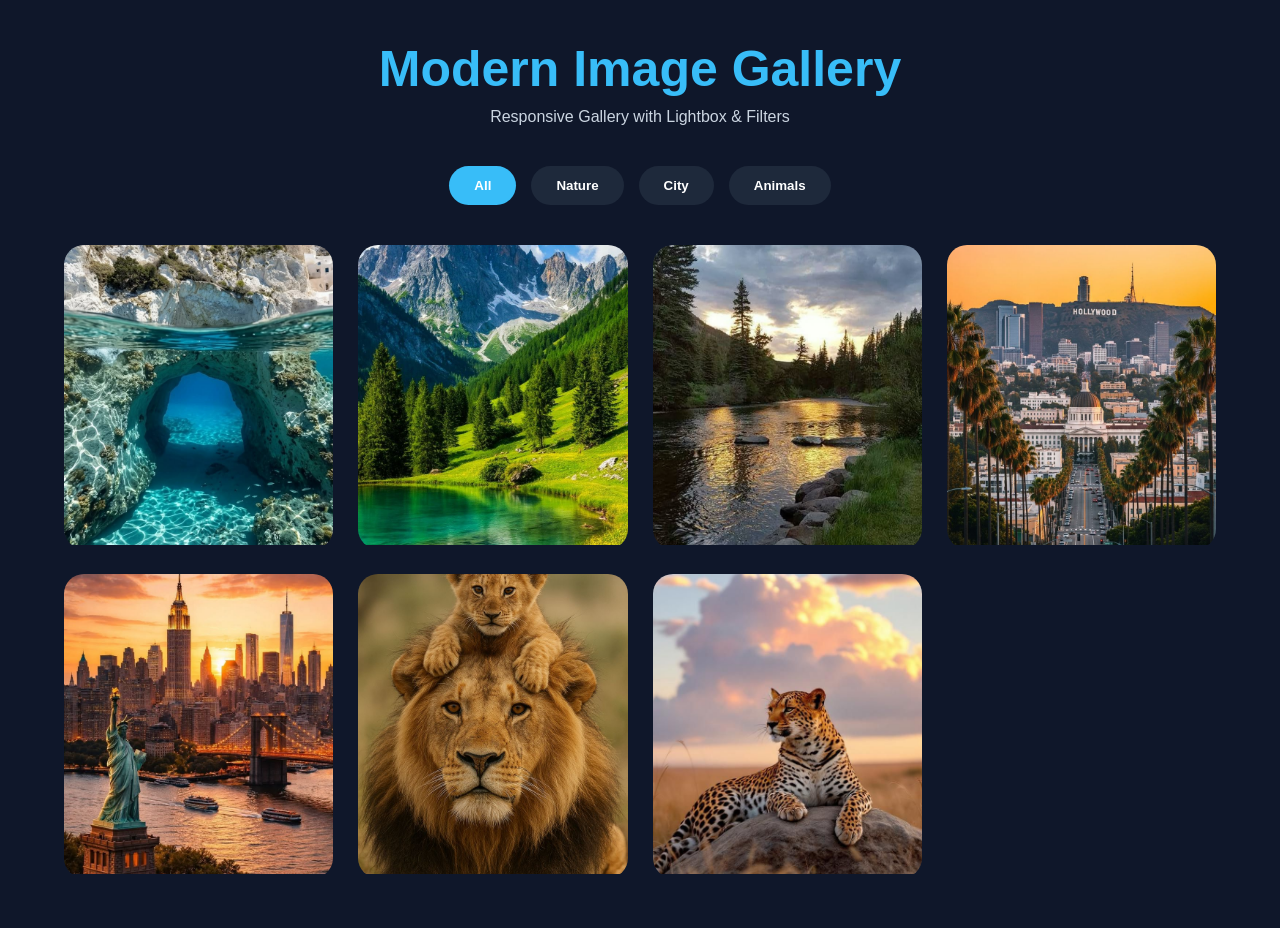
<file: codealpha_tasks/Image Gallery/index.html>
<!DOCTYPE html>
<html lang="en">
<head>
  <meta charset="UTF-8">
  <meta name="viewport" content="width=device-width, initial-scale=1.0">

  <title>Modern Image Gallery</title>

 
  <link rel="stylesheet" href="style.css">

  
  <link rel="stylesheet"
  href="https://cdnjs.cloudflare.com/ajax/libs/font-awesome/6.5.2/css/all.min.css">
</head>

<body>

  <!-- HEADER -->
  <header>

    <h1>Modern Image Gallery</h1>

    <p>Responsive Gallery with Lightbox & Filters</p>

  </header>

  <!-- FILTER BUTTONS -->
  <div class="filter-buttons">

    <button class="active" data-filter="all">
      All
    </button>

    <button data-filter="nature">
      Nature
    </button>

    <button data-filter="city">
      City
    </button>

    <button data-filter="animals">
      Animals
    </button>

  </div>

  <!-- GALLERY -->
  <div class="gallery">

    <!-- NATURE -->
    <div class="gallery-item nature">
      <img src="nature1.jpg" alt="">
    </div>

    <div class="gallery-item nature">
      <img src="nature2.jpg" alt="">
    </div>

    <div class="gallery-item nature">
      <img src="nature3.jpg" alt="">
    </div>

    <!-- CITY -->
    <div class="gallery-item city">
      <img src="city.jpg" alt="">
    </div>

    <div class="gallery-item city">
      <img src="city2.jpg" alt="">
    </div>

    <!-- ANIMALS -->
    <div class="gallery-item animals">
      <img src="animal1.jpg" alt="">
    </div>

    <div class="gallery-item animals">
      <img src="animal2.jpg" alt="">
    </div>

  </div>

  <!-- LIGHTBOX -->
  <div class="lightbox">

    <span class="close-btn">
      &times;
    </span>

    <button class="prev">
      <i class="fa-solid fa-chevron-left"></i>
    </button>

    <img class="lightbox-img">

    <button class="next">
      <i class="fa-solid fa-chevron-right"></i>
    </button>

  </div>

  <!-- JS -->
  <script src="script.js"></script>

</body>
</html>
</file>
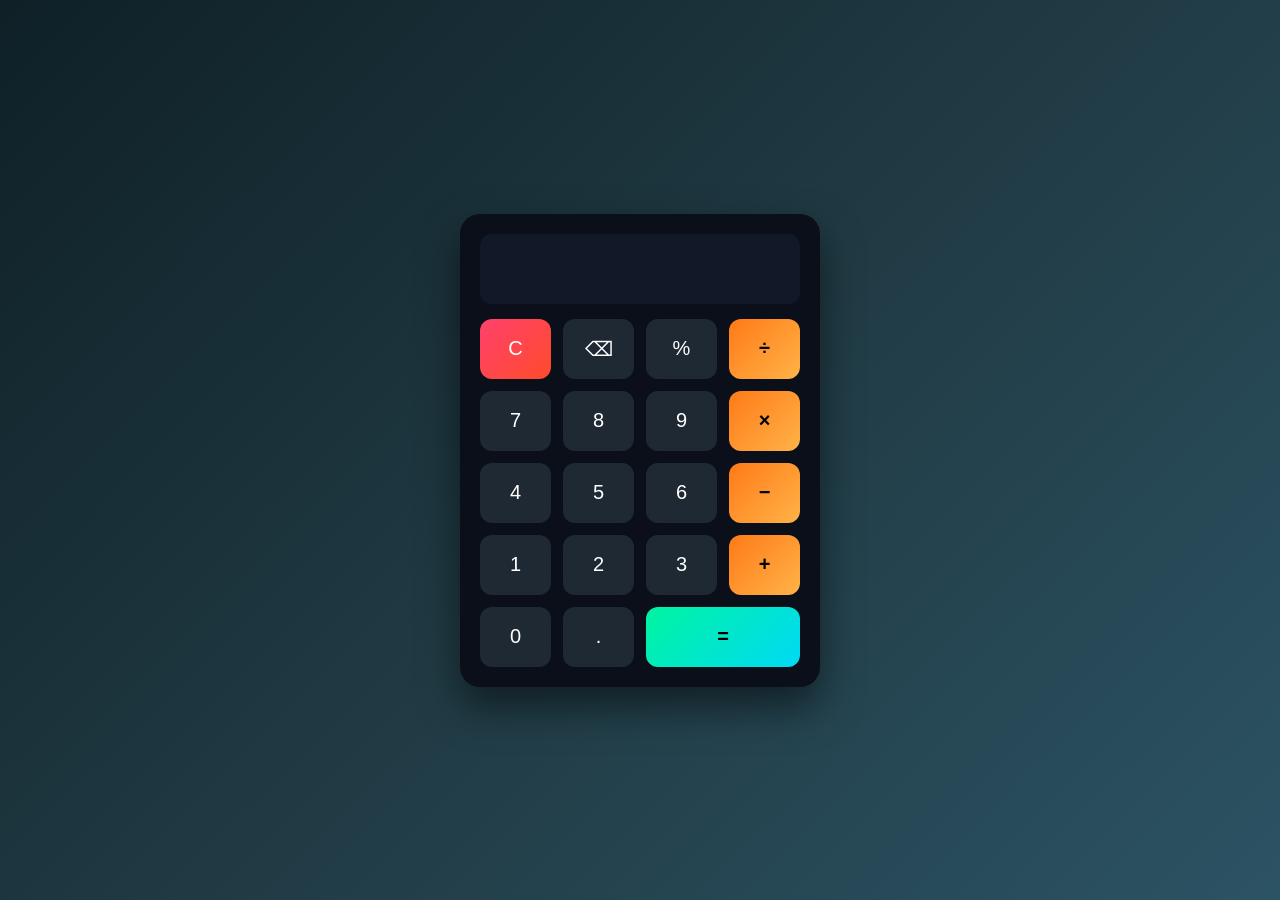
<file: codealpha_tasks/Calculator/calculator.html>
<!DOCTYPE html>
<html lang="en">

<head>
    <meta charset="UTF-8">
    <title>Stylish Calculator</title>

    <style>
        body {
            margin: 0;
            height: 100vh;
            display: flex;
            justify-content: center;
            align-items: center;
            background: linear-gradient(135deg, #0f2027, #203a43, #2c5364);
            font-family: Segoe UI, sans-serif;
        }

        .calculator {
            width: 320px;
            background: #0b0f1a;
            border-radius: 20px;
            padding: 20px;
            box-shadow: 0 20px 40px rgba(0, 0, 0, .5);
        }

        .display {
            width: 100%;
            height: 70px;
            border: none;
            outline: none;
            border-radius: 12px;
            background: #111827;
            color: #00ffd5;
            font-size: 32px;
            text-align: right;
            padding: 15px;
            box-sizing: border-box;
            margin-bottom: 15px;
        }

        .buttons {
            display: grid;
            grid-template-columns: repeat(4, 1fr);
            gap: 12px;
        }

        button {
            height: 60px;
            border: none;
            border-radius: 12px;
            font-size: 20px;
            cursor: pointer;
            color: white;
            background: #1f2933;
            transition: .2s;
        }

        button:hover {
            transform: translateY(-2px);
            background: #374151;
        }

        .op {
            background: linear-gradient(135deg, #ff7a18, #ffb347);
            color: #000;
            font-weight: 600;
        }

        .equal {
            grid-column: span 2;
            background: linear-gradient(135deg, #00f5a0, #00d9f5);
            color: #000;
            font-weight: 600;
        }

        .clear {
            background: linear-gradient(135deg, #ff416c, #ff4b2b);
        }
    </style>
</head>

<body>

    <div class="calculator">

        <input type="text" id="display" class="display" readonly>

        <div class="buttons">
            <button class="clear" onclick="clearDisplay()">C</button>
            <button onclick="deleteLast()">⌫</button>
            <button onclick="append('%')">%</button>
            <button class="op" onclick="append('/')">÷</button>

            <button onclick="append('7')">7</button>
            <button onclick="append('8')">8</button>
            <button onclick="append('9')">9</button>
            <button class="op" onclick="append('*')">×</button>

            <button onclick="append('4')">4</button>
            <button onclick="append('5')">5</button>
            <button onclick="append('6')">6</button>
            <button class="op" onclick="append('-')">−</button>

            <button onclick="append('1')">1</button>
            <button onclick="append('2')">2</button>
            <button onclick="append('3')">3</button>
            <button class="op" onclick="append('+')">+</button>

            <button onclick="append('0')">0</button>
            <button onclick="append('.')">.</button>
            <button class="equal" onclick="calculate()">=</button>
        </div>

    </div>

    <script>
        let display = document.getElementById("display");

        function append(value) {
            display.value += value;
        }

        function clearDisplay() {
            display.value = "";
        }

        function deleteLast() {
            display.value = display.value.slice(0, -1);
        }

        function calculate() {
            try {
                display.value = eval(display.value);
            } catch {
                display.value = "Error";
            }
        }
    </script>

</body>

</html>
</file>
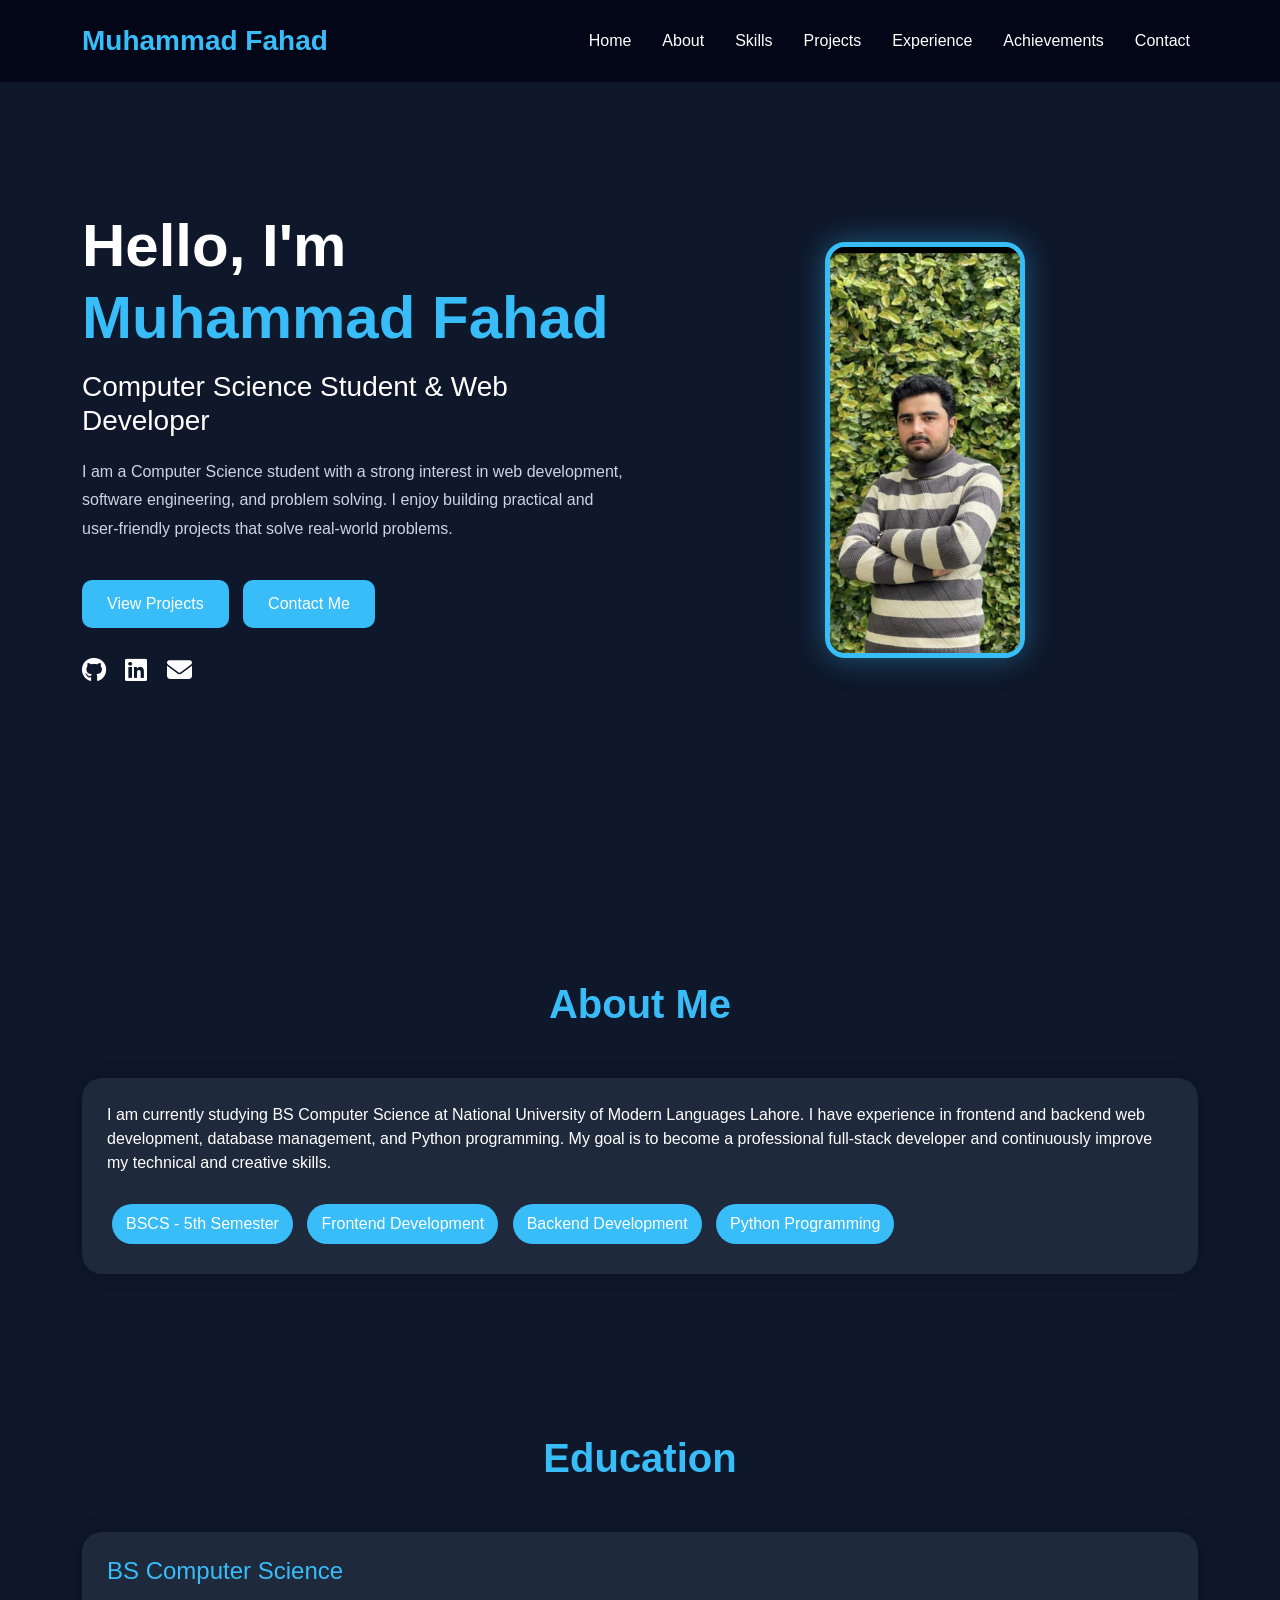
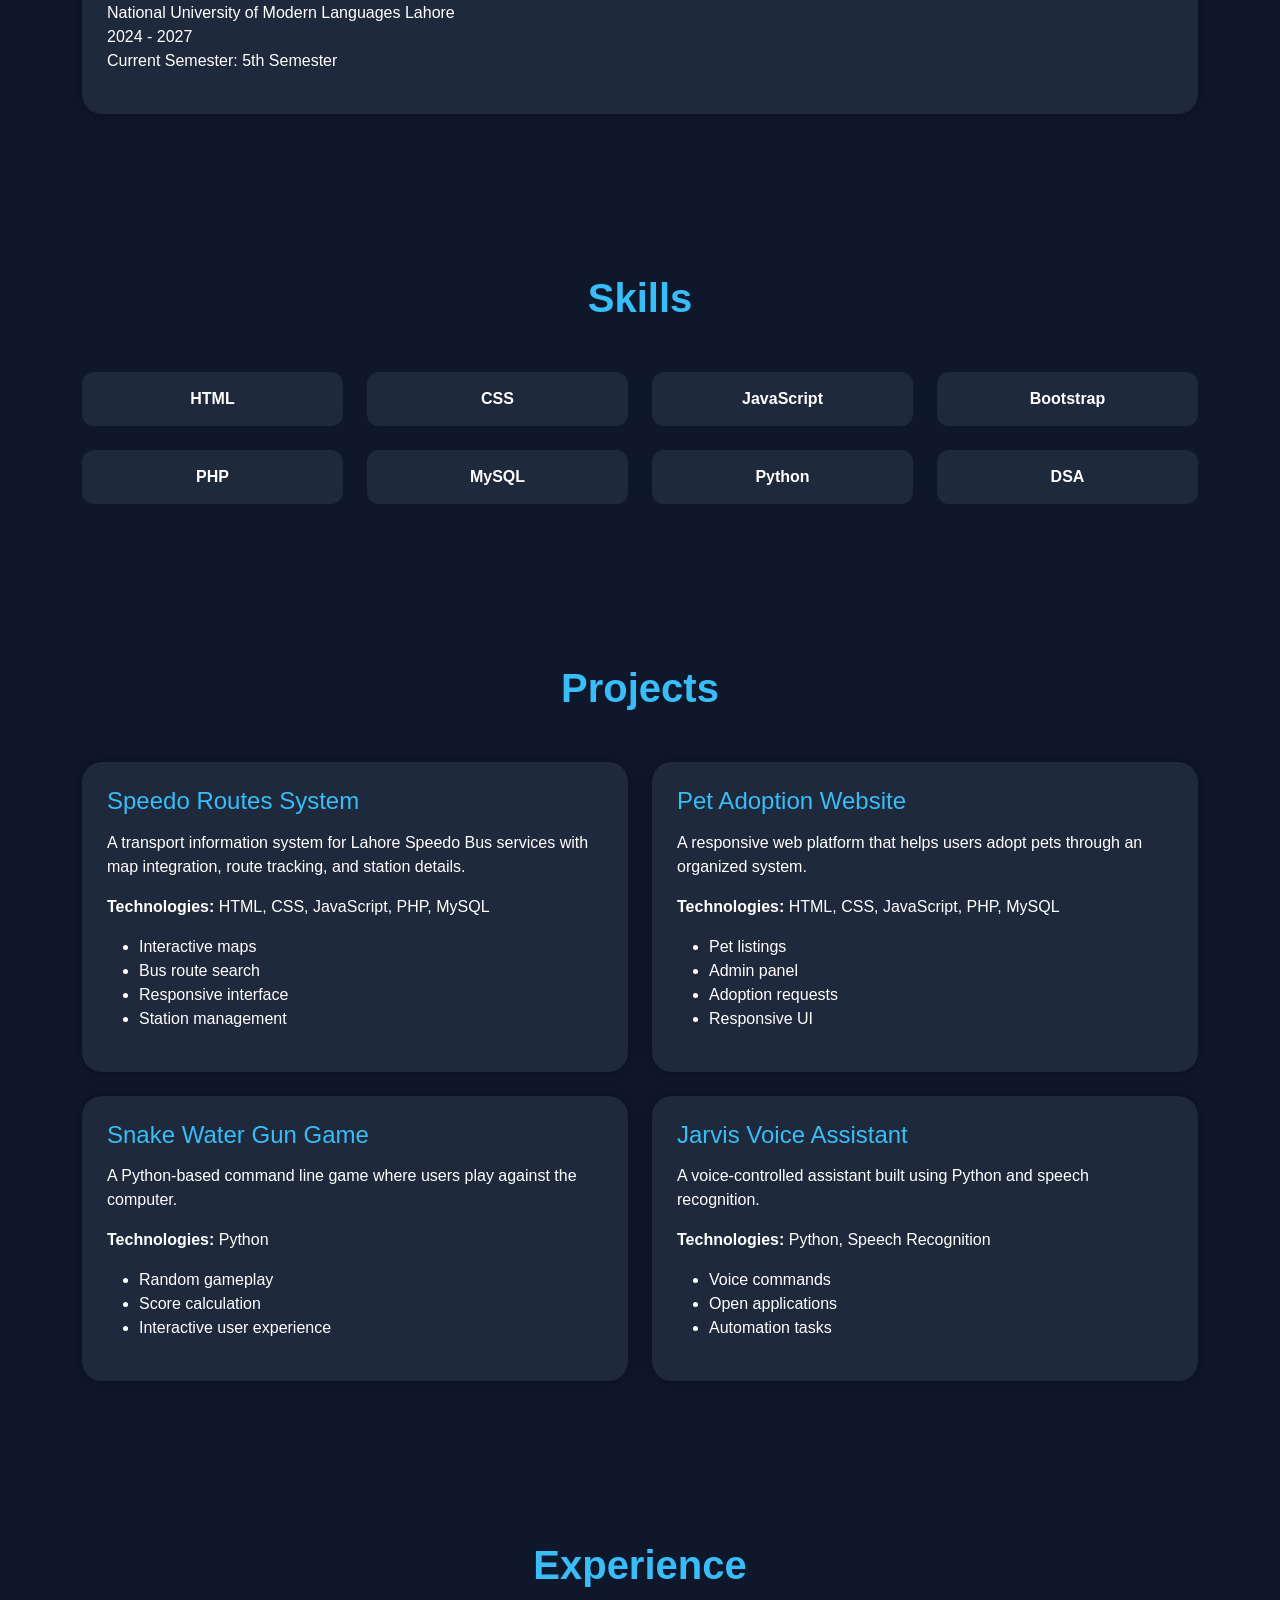
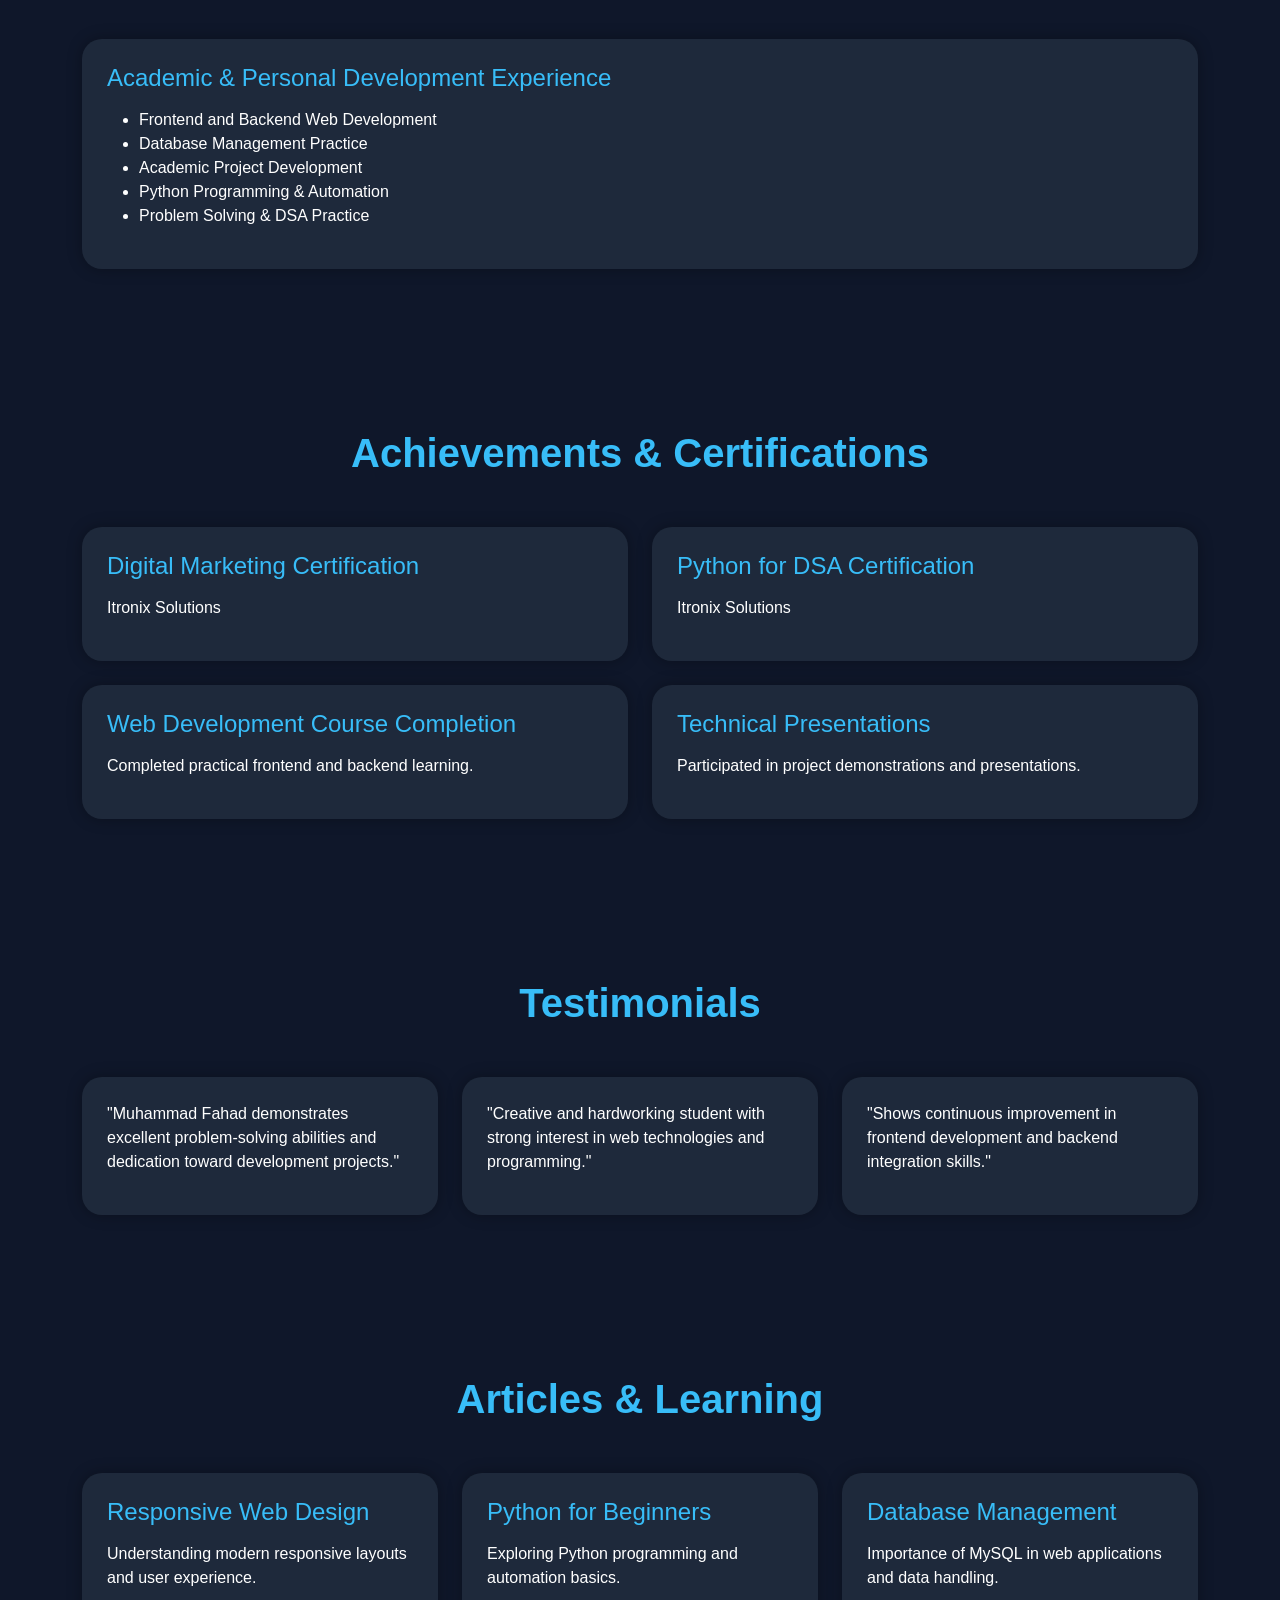
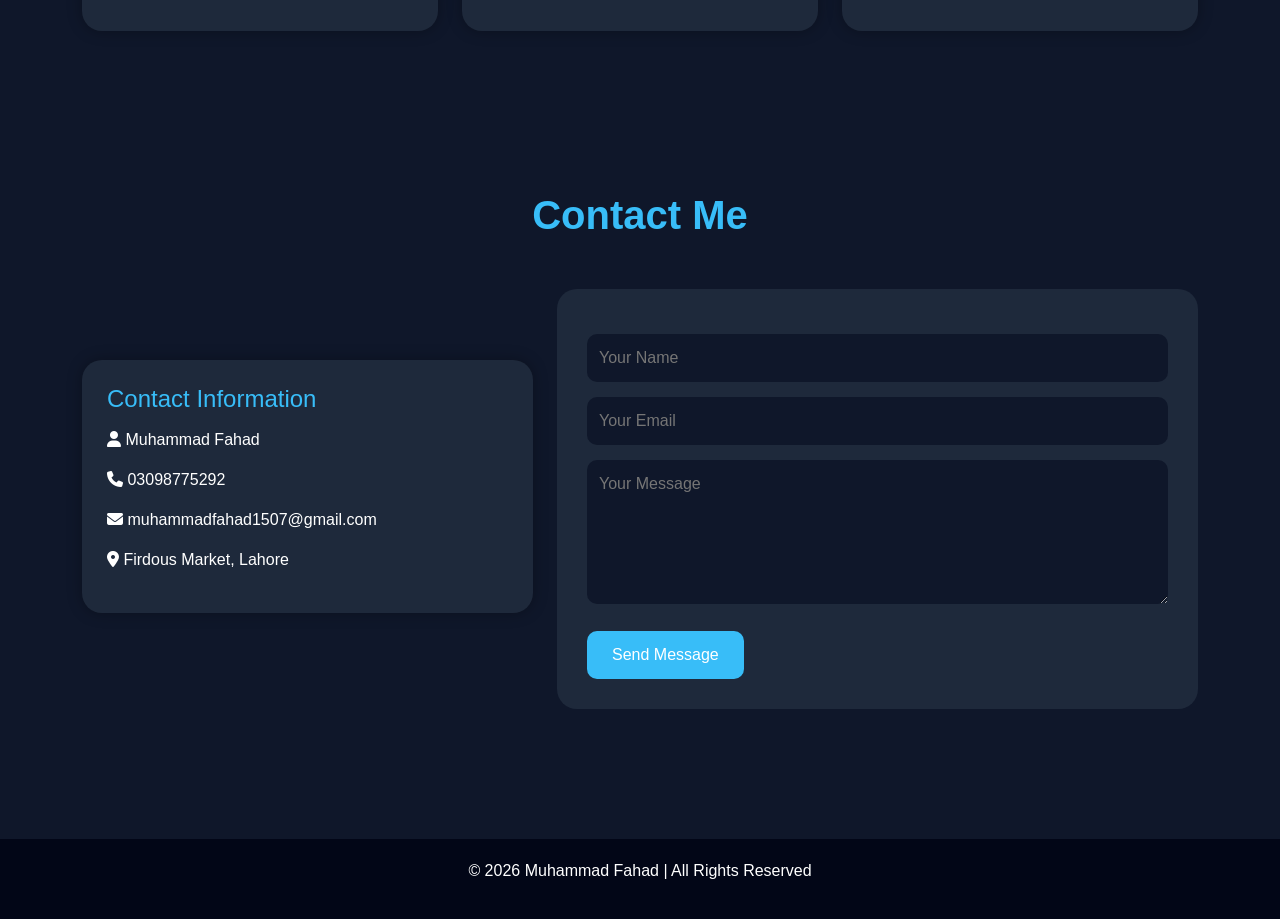
<file: codealpha_tasks/portfolio-website/fahad.html>
<!DOCTYPE html>
<html lang="en">
<head>
  <meta charset="UTF-8" />
  <meta name="viewport" content="width=device-width, initial-scale=1.0" />
  <title>Muhammad Fahad | Portfolio</title>

  <!-- Bootstrap -->
  <link href="https://cdn.jsdelivr.net/npm/bootstrap@5.3.3/dist/css/bootstrap.min.css" rel="stylesheet">

  <!-- Font Awesome -->
  <link rel="stylesheet" href="https://cdnjs.cloudflare.com/ajax/libs/font-awesome/6.5.2/css/all.min.css">

  <style>
    *{
      margin:0;
      padding:0;
      box-sizing:border-box;
      scroll-behavior:smooth;
      font-family:Arial, Helvetica, sans-serif;
    }

    body{
      background:#0f172a;
      color:white;
      overflow-x:hidden;
    }

    .navbar{
      background:#020617;
      padding:15px 0;
    }

    .navbar-brand{
      color:#38bdf8 !important;
      font-size:28px;
      font-weight:bold;
    }

    .nav-link{
      color:white !important;
      margin-left:15px;
      transition:0.3s;
    }

    .nav-link:hover{
      color:#38bdf8 !important;
    }

    .hero{
      min-height:100vh;
      display:flex;
      align-items:center;
      padding:100px 0;
    }

    .hero h1{
      font-size:60px;
      font-weight:bold;
    }

    .hero span{
      color:#38bdf8;
    }

    .hero p{
      color:#cbd5e1;
      line-height:1.8;
      margin-top:20px;
    }

    .btn-custom{
      background:#38bdf8;
      color:white;
      padding:12px 25px;
      border:none;
      border-radius:10px;
      text-decoration:none;
      transition:0.3s;
      display:inline-block;
      margin-top:20px;
      margin-right:10px;
    }

    .btn-custom:hover{
      background:#0ea5e9;
      transform:translateY(-3px);
    }

    .profile-img{
      width:200px;
      border-radius:20px;
      border:5px solid #38bdf8;
      box-shadow:0 0 30px rgba(56,189,248,0.4);
    }

    section{
      padding:80px 0;
    }

    .section-title{
      text-align:center;
      margin-bottom:50px;
    }

    .section-title h2{
      font-size:40px;
      color:#38bdf8;
      font-weight:bold;
    }

    .card-custom{
      background:#1e293b;
      border:none;
      border-radius:20px;
      padding:25px;
      height:100%;
      transition:0.4s;
      box-shadow:0 0 15px rgba(0,0,0,0.3);
    }

    .card-custom:hover{
      transform:translateY(-10px);
      box-shadow:0 0 25px rgba(56,189,248,0.4);
    }

    .card-custom h4{
      color:#38bdf8;
      margin-bottom:15px;
    }

    .skill-box{
      background:#1e293b;
      padding:15px;
      border-radius:12px;
      text-align:center;
      transition:0.3s;
      font-weight:bold;
    }

    .skill-box:hover{
      background:#38bdf8;
      transform:scale(1.05);
    }

    .contact-box{
      background:#1e293b;
      padding:30px;
      border-radius:20px;
    }

    input, textarea{
      width:100%;
      padding:12px;
      margin-top:15px;
      border:none;
      border-radius:10px;
      background:#0f172a;
      color:white;
    }

    footer{
      background:#020617;
      text-align:center;
      padding:20px;
      margin-top:50px;
    }

    .social-icons a{
      color:white;
      font-size:25px;
      margin-right:15px;
      transition:0.3s;
    }

    .social-icons a:hover{
      color:#38bdf8;
    }

    .badge-custom{
      background:#38bdf8;
      padding:8px 14px;
      border-radius:20px;
      margin:5px;
      display:inline-block;
      color:white;
    }

    @media(max-width:768px){
      .hero{
        text-align:center;
      }

      .hero h1{
        font-size:40px;
      }

      .profile-img{
        width:260px;
        margin-top:40px;
      }
    }
  </style>
</head>
<body>

<!-- NAVBAR -->
<nav class="navbar navbar-expand-lg navbar-dark fixed-top">
  <div class="container">
    <a class="navbar-brand" href="#">Muhammad Fahad</a>

    <button class="navbar-toggler" type="button" data-bs-toggle="collapse" data-bs-target="#navbarNav">
      <span class="navbar-toggler-icon"></span>
    </button>

    <div class="collapse navbar-collapse" id="navbarNav">
      <ul class="navbar-nav ms-auto">
        <li class="nav-item"><a class="nav-link" href="#home">Home</a></li>
        <li class="nav-item"><a class="nav-link" href="#about">About</a></li>
        <li class="nav-item"><a class="nav-link" href="#skills">Skills</a></li>
        <li class="nav-item"><a class="nav-link" href="#projects">Projects</a></li>
        <li class="nav-item"><a class="nav-link" href="#experience">Experience</a></li>
        <li class="nav-item"><a class="nav-link" href="#achievements">Achievements</a></li>
        <li class="nav-item"><a class="nav-link" href="#contact">Contact</a></li>
      </ul>
    </div>
  </div>
</nav>

<!-- HERO SECTION -->
<section class="hero" id="home">
  <div class="container">
    <div class="row align-items-center">

      <div class="col-lg-6">
        <h1>Hello, I'm <span>Muhammad Fahad</span></h1>
        <h3 class="mt-3">Computer Science Student & Web Developer</h3>

        <p>
          I am a Computer Science student with a strong interest in web development,
          software engineering, and problem solving. I enjoy building practical and
          user-friendly projects that solve real-world problems.
        </p>

        <a href="#projects" class="btn-custom">View Projects</a>
        <a href="#contact" class="btn-custom">Contact Me</a>

        <div class="social-icons mt-4">
          <a href="https://github.com/Fahad741" target="_blank"><i class="fab fa-github"></i></a>
          <a href="https://www.linkedin.com/in/muhammad-fahad-b64060387" target="_blank"><i class="fab fa-linkedin"></i></a>
          <a href="mailto:muhammadfahad1507@gmail.com"><i class="fas fa-envelope"></i></a>
        </div>
      </div>

      <div class="col-lg-6 text-center">
        <img src="profile.jpeg" alt="Muhammad Fahad" class="profile-img img-fluid">
      </div>

    </div>
  </div>
</section>

<!-- ABOUT -->
<section id="about">
  <div class="container">

    <div class="section-title">
      <h2>About Me</h2>
    </div>

    <div class="card-custom">
      <p>
        I am currently studying BS Computer Science at National University of Modern Languages Lahore.
        I have experience in frontend and backend web development, database management,
        and Python programming. My goal is to become a professional full-stack developer
        and continuously improve my technical and creative skills.
      </p>

      <div class="mt-4">
        <span class="badge-custom">BSCS - 5th Semester</span>
        <span class="badge-custom">Frontend Development</span>
        <span class="badge-custom">Backend Development</span>
        <span class="badge-custom">Python Programming</span>
      </div>
    </div>

  </div>
</section>

<!-- EDUCATION -->
<section>
  <div class="container">

    <div class="section-title">
      <h2>Education</h2>
    </div>

    <div class="card-custom">
      <h4>BS Computer Science</h4>
      <p>
        National University of Modern Languages Lahore <br>
        2024 - 2027 <br>
        Current Semester: 5th Semester
      </p>
    </div>

  </div>
</section>

<!-- SKILLS -->
<section id="skills">
  <div class="container">

    <div class="section-title">
      <h2>Skills</h2>
    </div>

    <div class="row g-4">
      <div class="col-md-3"><div class="skill-box">HTML</div></div>
      <div class="col-md-3"><div class="skill-box">CSS</div></div>
      <div class="col-md-3"><div class="skill-box">JavaScript</div></div>
      <div class="col-md-3"><div class="skill-box">Bootstrap</div></div>
      <div class="col-md-3"><div class="skill-box">PHP</div></div>
      <div class="col-md-3"><div class="skill-box">MySQL</div></div>
      <div class="col-md-3"><div class="skill-box">Python</div></div>
      <div class="col-md-3"><div class="skill-box">DSA</div></div>
    </div>

  </div>
</section>

<!-- PROJECTS -->
<section id="projects">
  <div class="container">

    <div class="section-title">
      <h2>Projects</h2>
    </div>

    <div class="row g-4">

      <div class="col-lg-6">
        <div class="card-custom">
          <h4>Speedo Routes System</h4>
          <p>
            A transport information system for Lahore Speedo Bus services with map integration,
            route tracking, and station details.
          </p>

          <p><strong>Technologies:</strong> HTML, CSS, JavaScript, PHP, MySQL</p>

          <ul>
            <li>Interactive maps</li>
            <li>Bus route search</li>
            <li>Responsive interface</li>
            <li>Station management</li>
          </ul>
        </div>
      </div>

      <div class="col-lg-6">
        <div class="card-custom">
          <h4>Pet Adoption Website</h4>
          <p>
            A responsive web platform that helps users adopt pets through an organized system.
          </p>

          <p><strong>Technologies:</strong> HTML, CSS, JavaScript, PHP, MySQL</p>

          <ul>
            <li>Pet listings</li>
            <li>Admin panel</li>
            <li>Adoption requests</li>
            <li>Responsive UI</li>
          </ul>
        </div>
      </div>

      <div class="col-lg-6">
        <div class="card-custom">
          <h4>Snake Water Gun Game</h4>
          <p>
            A Python-based command line game where users play against the computer.
          </p>

          <p><strong>Technologies:</strong> Python</p>

          <ul>
            <li>Random gameplay</li>
            <li>Score calculation</li>
            <li>Interactive user experience</li>
          </ul>
        </div>
      </div>

      <div class="col-lg-6">
        <div class="card-custom">
          <h4>Jarvis Voice Assistant</h4>
          <p>
            A voice-controlled assistant built using Python and speech recognition.
          </p>

          <p><strong>Technologies:</strong> Python, Speech Recognition</p>

          <ul>
            <li>Voice commands</li>
            <li>Open applications</li>
            <li>Automation tasks</li>
          </ul>
        </div>
      </div>

    </div>

  </div>
</section>

<!-- EXPERIENCE -->
<section id="experience">
  <div class="container">

    <div class="section-title">
      <h2>Experience</h2>
    </div>

    <div class="card-custom">
      <h4>Academic & Personal Development Experience</h4>

      <ul>
        <li>Frontend and Backend Web Development</li>
        <li>Database Management Practice</li>
        <li>Academic Project Development</li>
        <li>Python Programming & Automation</li>
        <li>Problem Solving & DSA Practice</li>
      </ul>
    </div>

  </div>
</section>

<!-- ACHIEVEMENTS -->
<section id="achievements">
  <div class="container">

    <div class="section-title">
      <h2>Achievements & Certifications</h2>
    </div>

    <div class="row g-4">

      <div class="col-md-6">
        <div class="card-custom">
          <h4>Digital Marketing Certification</h4>
          <p>Itronix Solutions</p>
        </div>
      </div>

      <div class="col-md-6">
        <div class="card-custom">
          <h4>Python for DSA Certification</h4>
          <p>Itronix Solutions</p>
        </div>
      </div>

      <div class="col-md-6">
        <div class="card-custom">
          <h4>Web Development Course Completion</h4>
          <p>Completed practical frontend and backend learning.</p>
        </div>
      </div>

      <div class="col-md-6">
        <div class="card-custom">
          <h4>Technical Presentations</h4>
          <p>Participated in project demonstrations and presentations.</p>
        </div>
      </div>

    </div>

  </div>
</section>

<!-- TESTIMONIALS -->
<section>
  <div class="container">

    <div class="section-title">
      <h2>Testimonials</h2>
    </div>

    <div class="row g-4">

      <div class="col-md-4">
        <div class="card-custom">
          <p>
            "Muhammad Fahad demonstrates excellent problem-solving abilities and dedication toward development projects."
          </p>
        </div>
      </div>

      <div class="col-md-4">
        <div class="card-custom">
          <p>
            "Creative and hardworking student with strong interest in web technologies and programming."
          </p>
        </div>
      </div>

      <div class="col-md-4">
        <div class="card-custom">
          <p>
            "Shows continuous improvement in frontend development and backend integration skills."
          </p>
        </div>
      </div>

    </div>

  </div>
</section>

<!-- BLOG -->
<section>
  <div class="container">

    <div class="section-title">
      <h2>Articles & Learning</h2>
    </div>

    <div class="row g-4">

      <div class="col-md-4">
        <div class="card-custom">
          <h4>Responsive Web Design</h4>
          <p>Understanding modern responsive layouts and user experience.</p>
        </div>
      </div>

      <div class="col-md-4">
        <div class="card-custom">
          <h4>Python for Beginners</h4>
          <p>Exploring Python programming and automation basics.</p>
        </div>
      </div>

      <div class="col-md-4">
        <div class="card-custom">
          <h4>Database Management</h4>
          <p>Importance of MySQL in web applications and data handling.</p>
        </div>
      </div>

    </div>

  </div>
</section>

<!-- CONTACT -->
<section id="contact">
  <div class="container">

    <div class="section-title">
      <h2>Contact Me</h2>
    </div>

    <div class="row align-items-center">

      <div class="col-lg-5 mb-4">
        <div class="card-custom">
          <h4>Contact Information</h4>

          <p><i class="fas fa-user"></i> Muhammad Fahad</p>
          <p><i class="fas fa-phone"></i> 03098775292</p>
          <p><i class="fas fa-envelope"></i> muhammadfahad1507@gmail.com</p>
          <p><i class="fas fa-location-dot"></i> Firdous Market, Lahore</p>
        </div>
      </div>

      <div class="col-lg-7">
        <div class="contact-box">
          <form>
            <input type="text" placeholder="Your Name" required>
            <input type="email" placeholder="Your Email" required>
            <textarea rows="5" placeholder="Your Message"></textarea>
            <button class="btn-custom">Send Message</button>
          </form>
        </div>
      </div>

    </div>

  </div>
</section>

<!-- FOOTER -->
<footer>
  <p>© 2026 Muhammad Fahad | All Rights Reserved</p>
</footer>

<script src="https://cdn.jsdelivr.net/npm/bootstrap@5.3.3/dist/js/bootstrap.bundle.min.js"></script>

</body>
</html>
</file>
<file: codealpha_tasks/Image Gallery/style.css>
*{
  margin:0;
  padding:0;
  box-sizing:border-box;
}

body{
  background:#0f172a;
  color:white;
  font-family:Arial, Helvetica, sans-serif;
  min-height:100vh;
}

/* HEADER */
header{
  text-align:center;
  padding:40px 20px;
}

header h1{
  font-size:50px;
  color:#38bdf8;
}

header p{
  margin-top:10px;
  color:#cbd5e1;
}

/* FILTER BUTTONS */
.filter-buttons{
  display:flex;
  justify-content:center;
  gap:15px;
  flex-wrap:wrap;
  margin-bottom:40px;
}

.filter-buttons button{
  padding:12px 25px;
  border:none;
  border-radius:30px;
  background:#1e293b;
  color:white;
  cursor:pointer;
  transition:0.3s;
  font-weight:bold;
}

.filter-buttons button:hover,
.filter-buttons .active{
  background:#38bdf8;
}

/* GALLERY */
.gallery{
  width:90%;
  margin:auto;

  display:grid;
  grid-template-columns:
  repeat(auto-fit,minmax(250px,1fr));

  gap:25px;
  padding-bottom:50px;
}

/* GALLERY ITEM */
.gallery-item{
  overflow:hidden;
  border-radius:20px;
  cursor:pointer;
  position:relative;
}

/* IMAGES */
.gallery-item img{
  width:100%;
  height:300px;
  object-fit:cover;
  transition:0.5s;
}

/* HOVER EFFECT */
.gallery-item:hover img{
  transform:scale(1.1);
  filter:brightness(70%);
}

/* LIGHTBOX */
.lightbox{
  position:fixed;
  top:0;
  left:0;

  width:100%;
  height:100%;

  background:rgba(0,0,0,0.9);

  display:none;
  justify-content:center;
  align-items:center;

  z-index:999;
}

/* LIGHTBOX IMAGE */
.lightbox-img{
  width:70%;
  max-height:80%;
  border-radius:20px;
}

/* CLOSE BUTTON */
.close-btn{
  position:absolute;
  top:30px;
  right:40px;
  font-size:50px;
  cursor:pointer;
  color:white;
}

/* NEXT PREV BUTTONS */
.prev,
.next{
  position:absolute;
  background:#38bdf8;
  color:white;
  border:none;

  width:60px;
  height:60px;

  border-radius:50%;
  cursor:pointer;

  font-size:20px;

  transition:0.3s;
}

.prev:hover,
.next:hover{
  background:#0ea5e9;
}

.prev{
  left:50px;
}

.next{
  right:50px;
}

/* RESPONSIVE */
@media(max-width:768px){

  header h1{
    font-size:35px;
  }

  .lightbox-img{
    width:90%;
  }

  .prev,
  .next{
    width:50px;
    height:50px;
  }

  .prev{
    left:10px;
  }

  .next{
    right:10px;
  }

}
</file>
